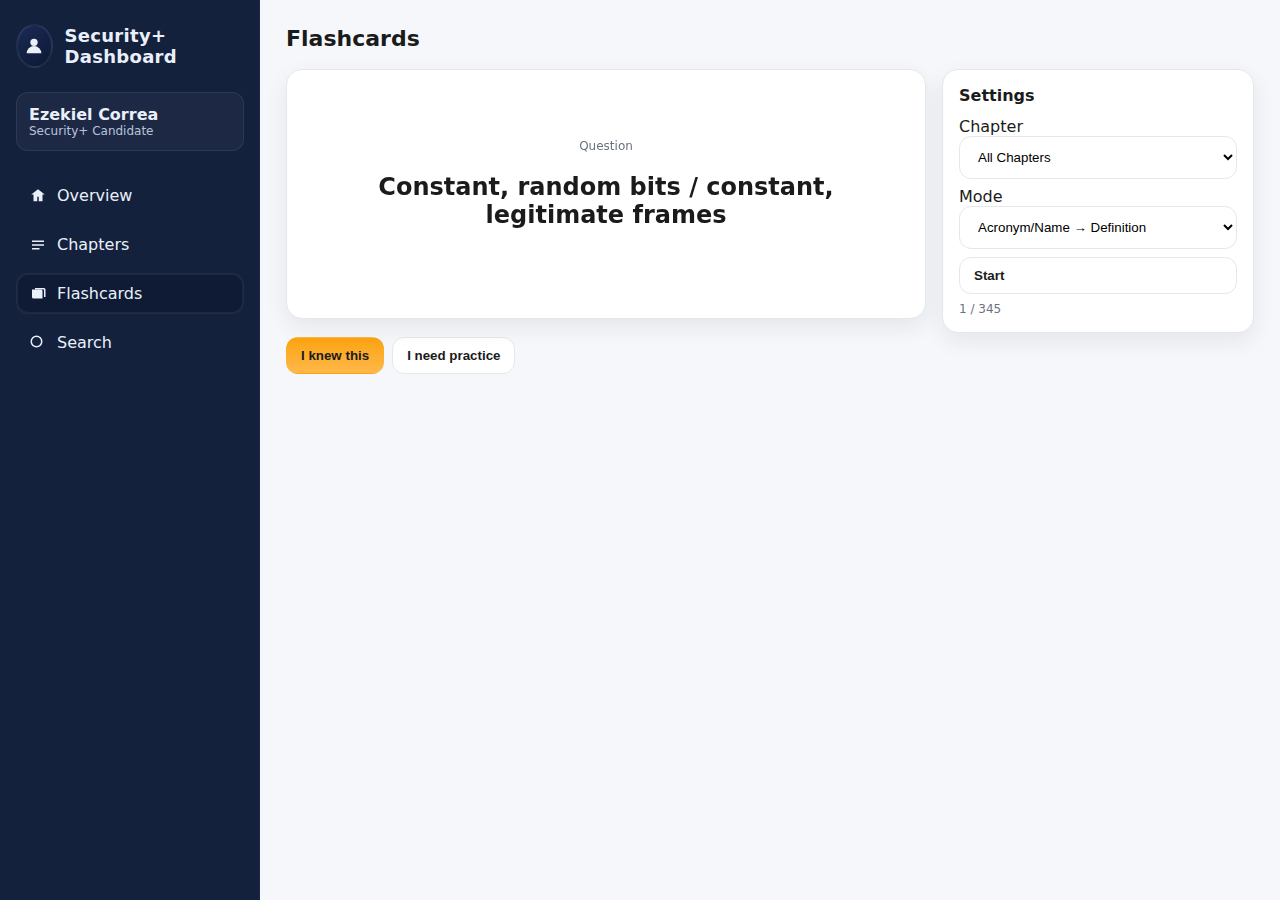
<file: flashcards.html>
<!DOCTYPE html>
<html lang="en">
<head>
  <meta charset="utf-8">
  <meta name="viewport" content="width=device-width, initial-scale=1">
  <title>Security+ Flashcards</title>
  <link rel="stylesheet" href="style.css">
  <style>
    /* --- Flip animation --- */
    .flip-container {
      perspective: 1000px;
      width: 100%;
      height: 250px;
      cursor: pointer;
    }
    .flipper {
      position: relative;
      width: 100%;
      height: 100%;
      transition: transform 0.8s;
      transform-style: preserve-3d;
    }
    .flip-container.flipped .flipper {
      transform: rotateY(180deg);
    }
    .front, .back {
      position: absolute;
      width: 100%;
      height: 100%;
      backface-visibility: hidden;
      border-radius: 16px;
      display: flex;
      flex-direction: column;
      justify-content: center;
      align-items: center;
      padding: 20px;
      background: #fff;
      box-shadow: var(--shadow);
      border: 1px solid var(--border);
      text-align: center;
    }
    .back {
      transform: rotateY(180deg);
    }
  </style>
</head>
<body>
  <aside class="sidebar">
    <div class="brand">
      <div class="logo">
        <svg viewBox="0 0 24 24" width="22" height="22"><circle cx="12" cy="8" r="4" fill="#eaf0fa"/><path d="M4 20a8 8 0 0 1 16 0" fill="#eaf0fa"/></svg>
      </div>
      <h1>Security+ Dashboard</h1>
    </div>
    <div class="profile">
      <div class="name">Ezekiel Correa</div>
      <div class="role">Security+ Candidate</div>
    </div>
    <nav class="nav">
      <a href="index.html"><svg viewBox="0 0 24 24"><path d="M12 3l9 7h-3v9h-5v-6H11v6H6v-9H3z"/></svg>Overview</a>
      <a href="chapters.html"><svg viewBox="0 0 24 24"><path d="M4 6h16v2H4zm0 5h16v2H4zm0 5h10v2H4z"/></svg>Chapters</a>
      <a class="active" href="flashcards.html"><svg viewBox="0 0 24 24"><path d="M4 6h12a2 2 0 0 1 2 2v10H6a2 2 0 0 1-2-2z"/><path d="M8 4h12a2 2 0 0 1 2 2v10h-2V6H8z"/></svg>Flashcards</a>
      <a href="search.html"><svg viewBox="0 0 24 24"><path d="M21 21l-4.35-4.35"/><circle cx="10" cy="10" r="7" stroke="#eaf0fa" stroke-width="2" fill="none"/></svg>Search</a>
    </nav>
  </aside>

  <main class="main">
    <div class="top"><h2>Flashcards</h2></div>

    <div class="grid">
      <div class="col-8">
        <div class="flip-container" id="flipContainer">
          <div class="flipper">
            <div class="front">
              <div class="small">Question</div>
              <h2 id="q"></h2>
            </div>
            <div class="back">
              <div class="small">Answer</div>
              <h2 id="a"></h2>
            </div>
          </div>
        </div>

        <div style="display:flex; gap:8px; margin-top:18px">
          <button class="btn primary" id="know" disabled>I knew this</button>
          <button class="btn" id="dont">I need practice</button>
        </div>
      </div>

      <div class="col-4">
        <div class="card">
          <h3 class="section-title">Settings</h3>
          <div style="display:grid; gap:8px">
            <label>Chapter
              <select class="input" id="ch">
                <option value="0">All Chapters</option>
                <option value="1">Chapter 1</option>
                <option value="2">Chapter 2</option>
                <option value="3">Chapter 3</option>
                <option value="4">Chapter 4</option>
                <option value="5">Chapter 5</option>
              </select>
            </label>
            <label>Mode
              <select class="input" id="mode">
                <option value="acronym">Acronym/Name → Definition</option>
                <option value="definition">Definition → Name</option>
              </select>
            </label>
            <button class="btn" id="start">Start</button>
            <div class="small" id="stats">0 / 0</div>
          </div>
        </div>
      </div>
    </div>
  </main>

  <script type="module">
    import { loadAllData, createFlashcards } from './script.js';

    let ALL = [];
    let CARDS = [];
    let i = 0;

    const flipContainer = document.getElementById('flipContainer');
    const qEl = document.getElementById('q');
    const aEl = document.getElementById('a');
    const stats = document.getElementById('stats');
    const knowBtn = document.getElementById('know');
    const dontBtn = document.getElementById('dont');
    const chSel = document.getElementById('ch');
    const modeSel = document.getElementById('mode');
    const startBtn = document.getElementById('start');

    function updateStats(){ stats.textContent = `${Math.min(i+1, CARDS.length)} / ${CARDS.length}`; }

    function showCard(){
      flipContainer.classList.remove('flipped');
      if(i >= CARDS.length){
        qEl.textContent = "Session complete.";
        aEl.textContent = "";
        knowBtn.disabled = true;
        return;
      }
      const card = CARDS[i];
      qEl.textContent = card.question;
      aEl.textContent = card.answer;
      knowBtn.disabled = true;
      updateStats();
    }

    function start(){
      const ch = parseInt(chSel.value, 10) || 0;
      const mode = modeSel.value;
      let items = ALL;
      if(ch){ items = ALL.filter(x => x.Chapter === ch); }
      CARDS = createFlashcards(items, mode);
      i = 0;
      showCard();
    }

    flipContainer.addEventListener('click', () => {
      flipContainer.classList.toggle('flipped');
      knowBtn.disabled = false;
    });

    dontBtn.addEventListener('click', () => {
      if(i < CARDS.length){ CARDS.push(CARDS[i]); }
      i++;
      showCard();
    });

    knowBtn.addEventListener('click', () => {
      i++;
      showCard();
    });

    startBtn.addEventListener('click', start);

    document.addEventListener('keydown', (e) => {
      if(e.code === 'Space'){
        flipContainer.classList.toggle('flipped');
        knowBtn.disabled = false;
        e.preventDefault();
      }
    });

    (async function init(){
      ALL = await loadAllData();
      start();
    })();
  </script>
</body>
</html>
</file>
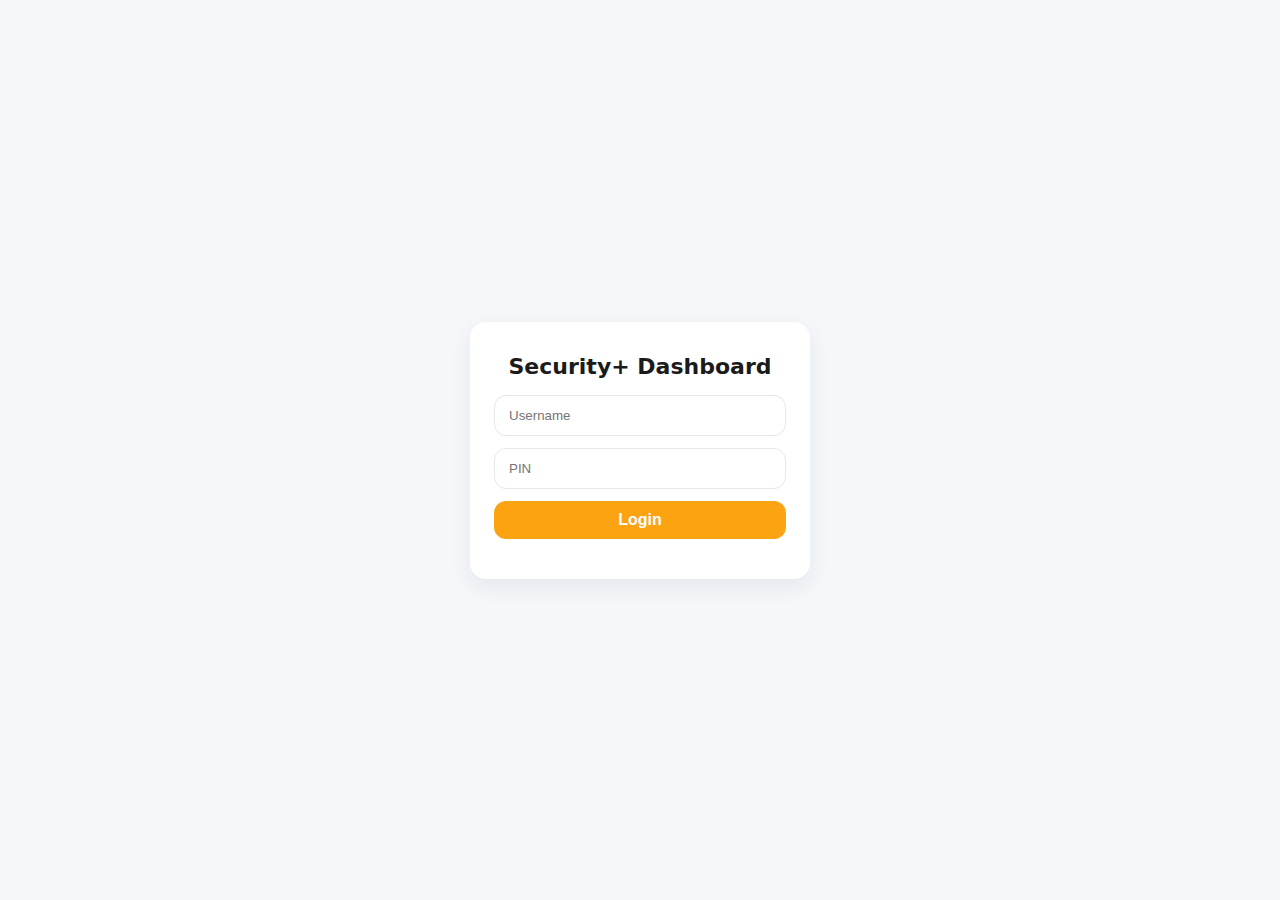
<file: login.html>
<!DOCTYPE html>
<html lang="en">
<head>
  <meta charset="utf-8">
  <meta name="viewport" content="width=device-width, initial-scale=1">
  <title>Login - Security+ Dashboard</title>
  <link rel="stylesheet" href="style.css">
  <style>
    body {
      background: var(--bg);
      display: flex;
      align-items: center;
      justify-content: center;
      height: 100vh;
      font-family: Inter, system-ui;
    }
    .login-card {
      background: #fff;
      border-radius: 16px;
      box-shadow: var(--shadow);
      padding: 32px 24px;
      width: 340px;
      text-align: center;
    }
    .login-card h1 {
      margin: 0 0 16px;
      font-size: 22px;
      font-weight: 800;
    }
    .input {
      width: 100%;
      margin-bottom: 12px;
      padding: 12px 14px;
      border-radius: 12px;
      border: 1px solid var(--border);
    }
    .btn {
      width: 100%;
      justify-content: center;
      background: var(--accent);
      border: none;
      color: #fff;
      font-size: 16px;
    }
    .error {
      color: #e11d48;
      font-size: 13px;
      margin-top: 8px;
    }
  </style>
</head>
<body>
  <div class="login-card">
    <h1>Security+ Dashboard</h1>
    <input type="text" id="username" class="input" placeholder="Username">
    <input type="password" id="pin" class="input" placeholder="PIN">
    <button class="btn" id="loginBtn">Login</button>
    <div class="error" id="errorMsg"></div>
  </div>

  <script>
    const USERS = {
      "Ezekiel Correa": "8290",
      "Guest": "1234"
    };

    const btn = document.getElementById("loginBtn");
    const err = document.getElementById("errorMsg");

    btn.addEventListener("click", () => {
      const u = document.getElementById("username").value.trim();
      const p = document.getElementById("pin").value.trim();

      if (USERS[u] && USERS[u] === p) {
        localStorage.setItem("securityplus_user", u);
        window.location.href = "index.html";
      } else {
        err.textContent = "Invalid username or PIN.";
      }
    });
  </script>
</body>
</html>
</file>
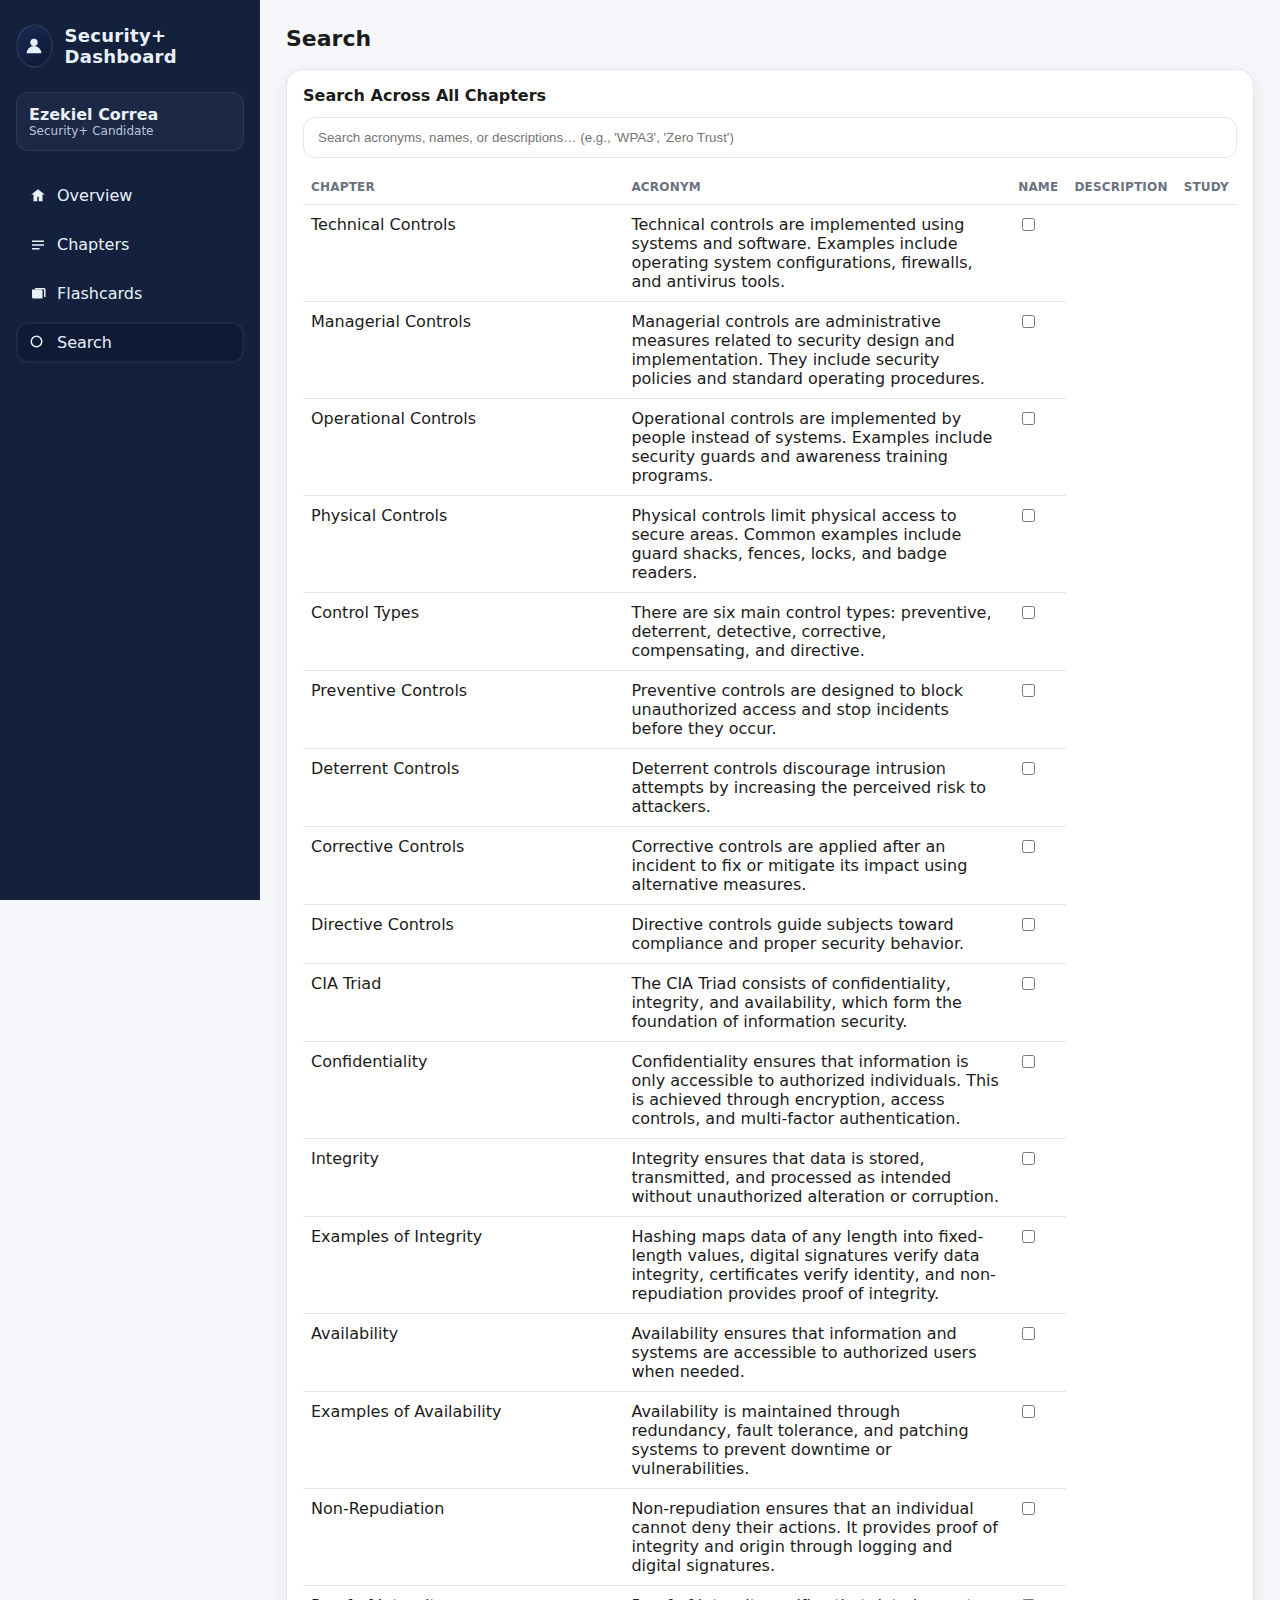
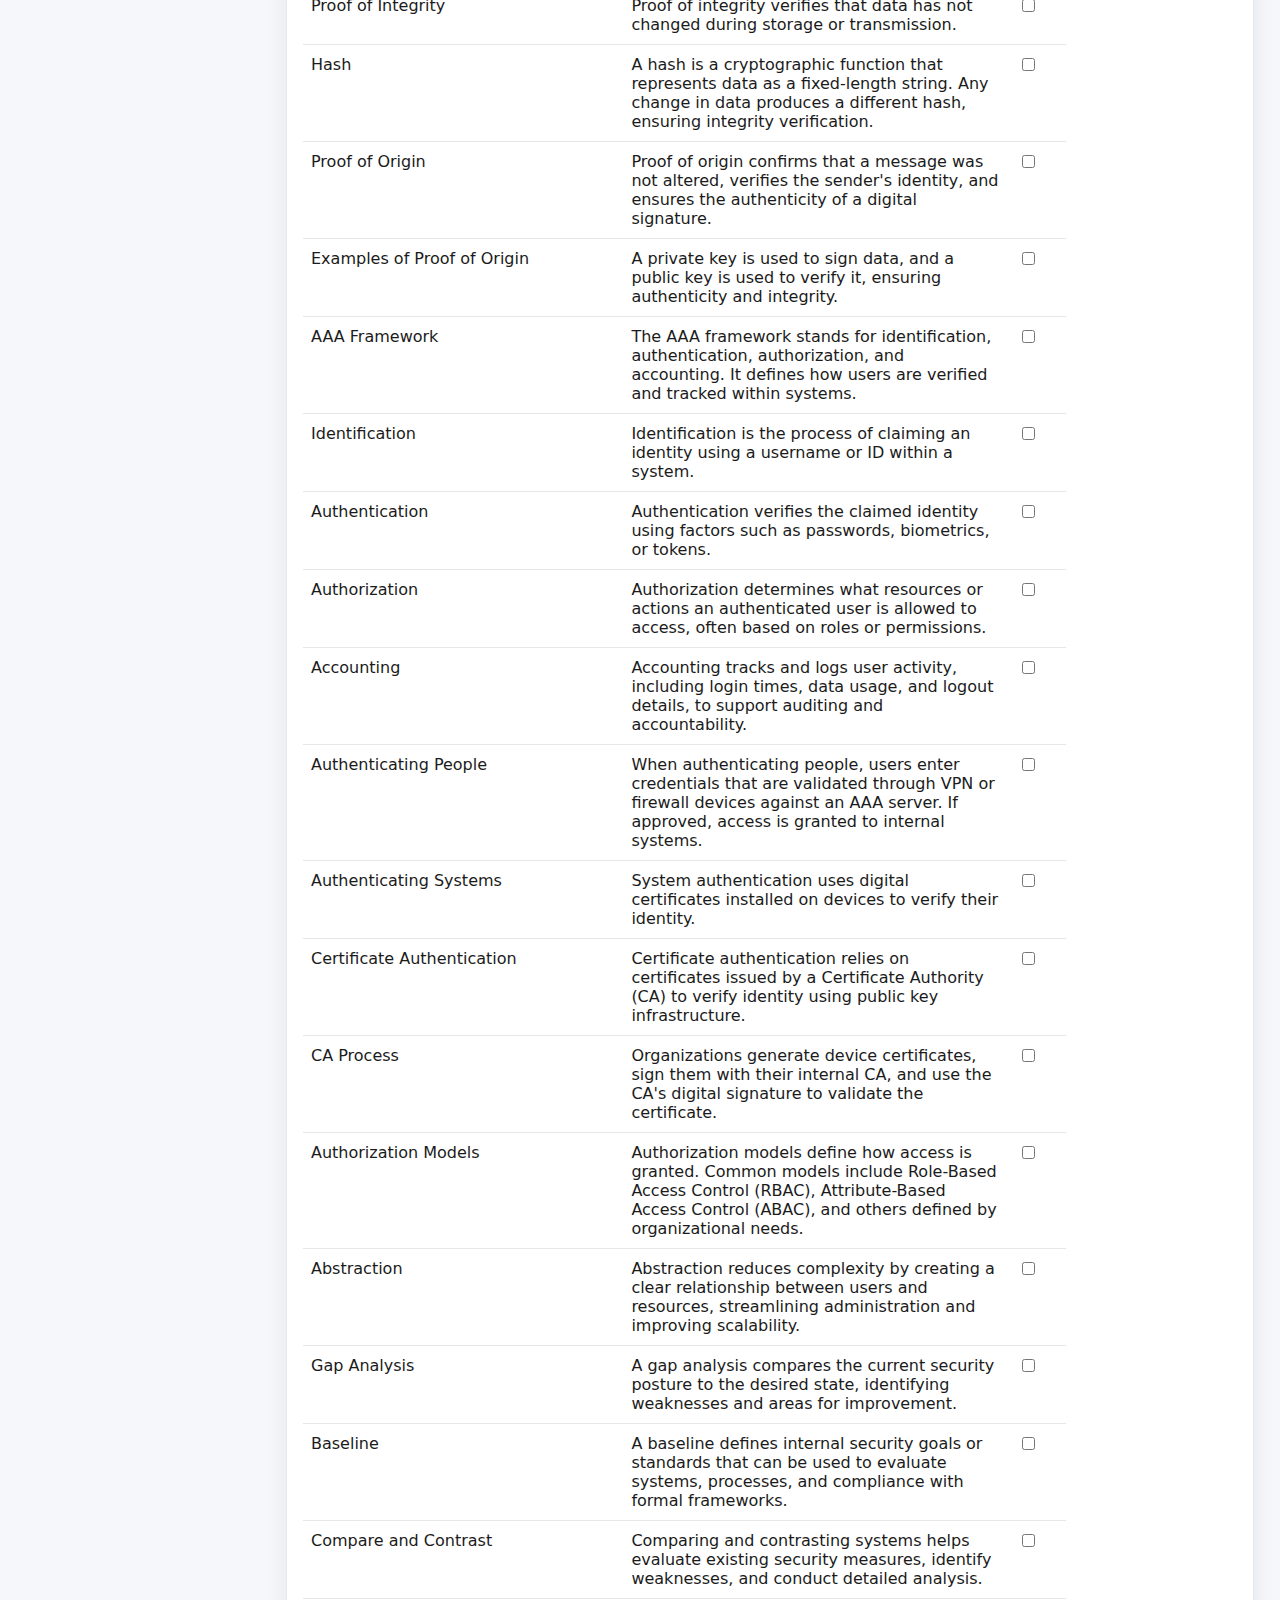
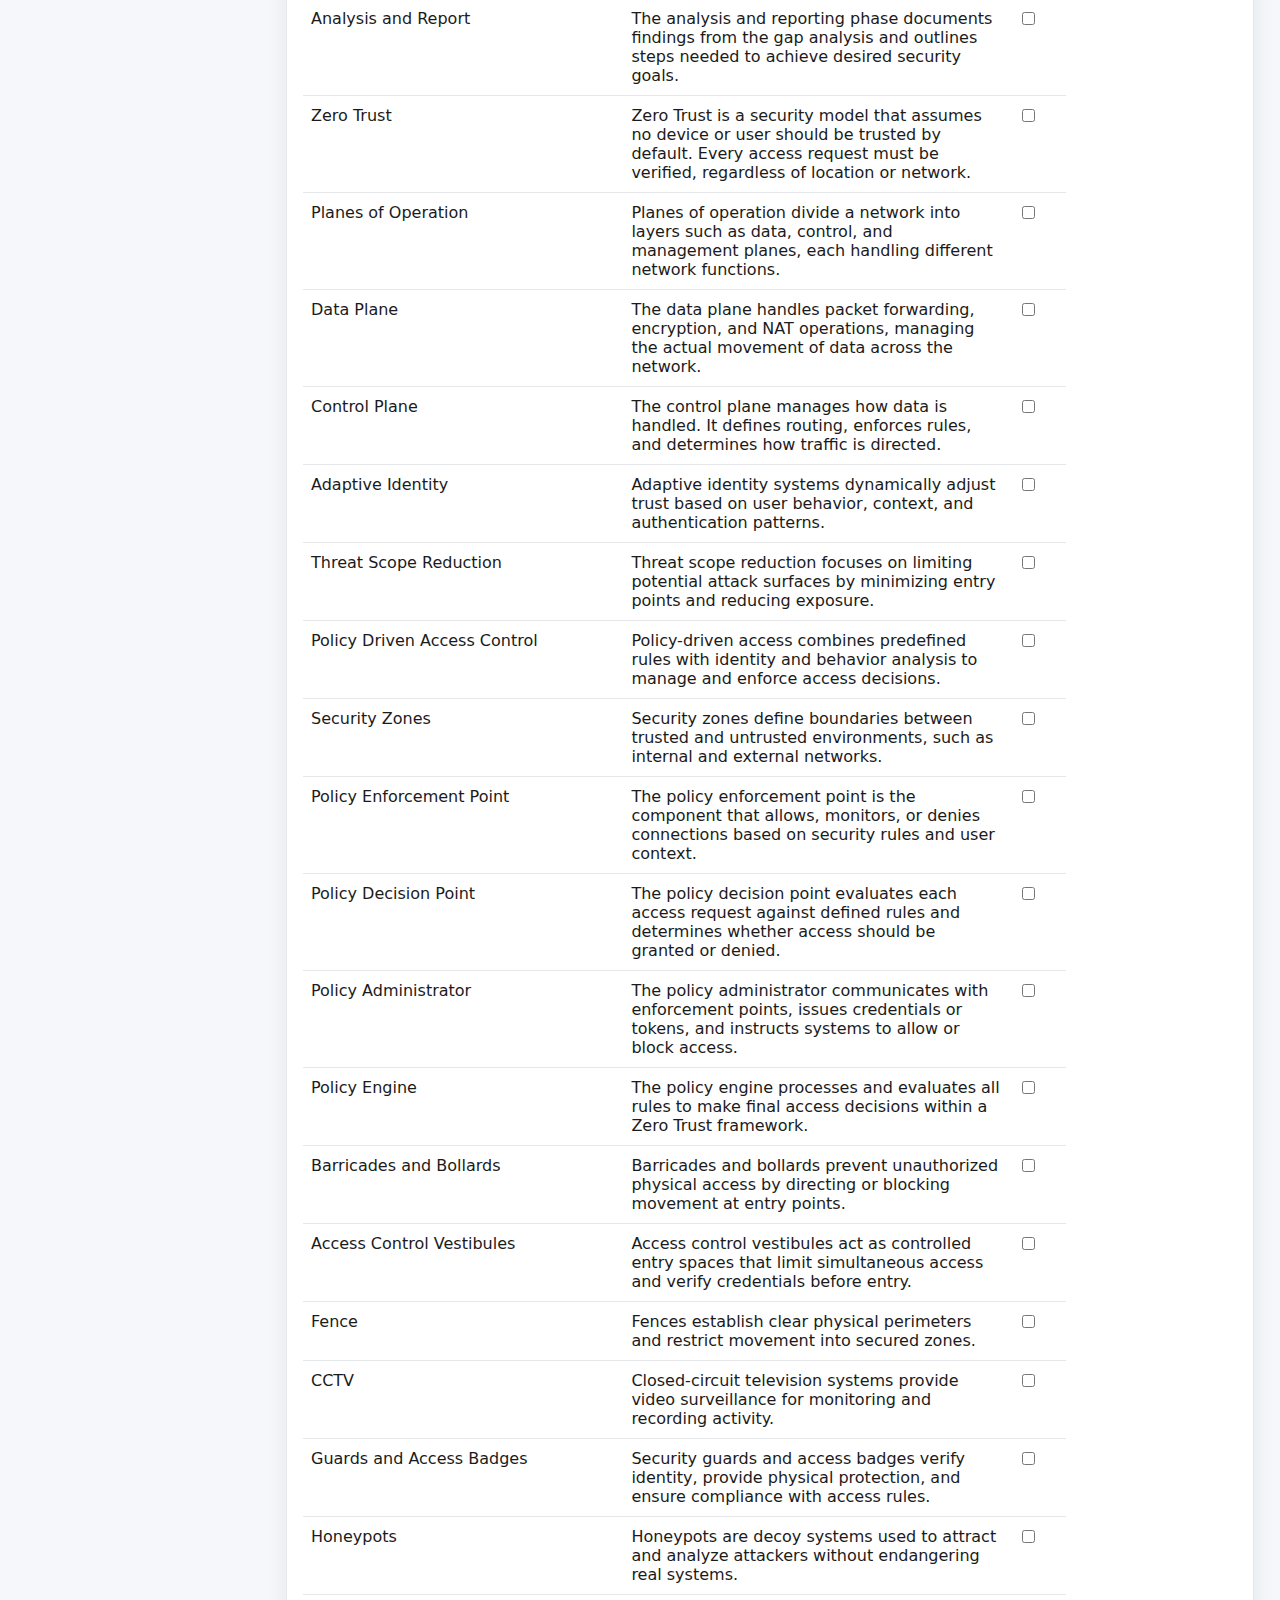
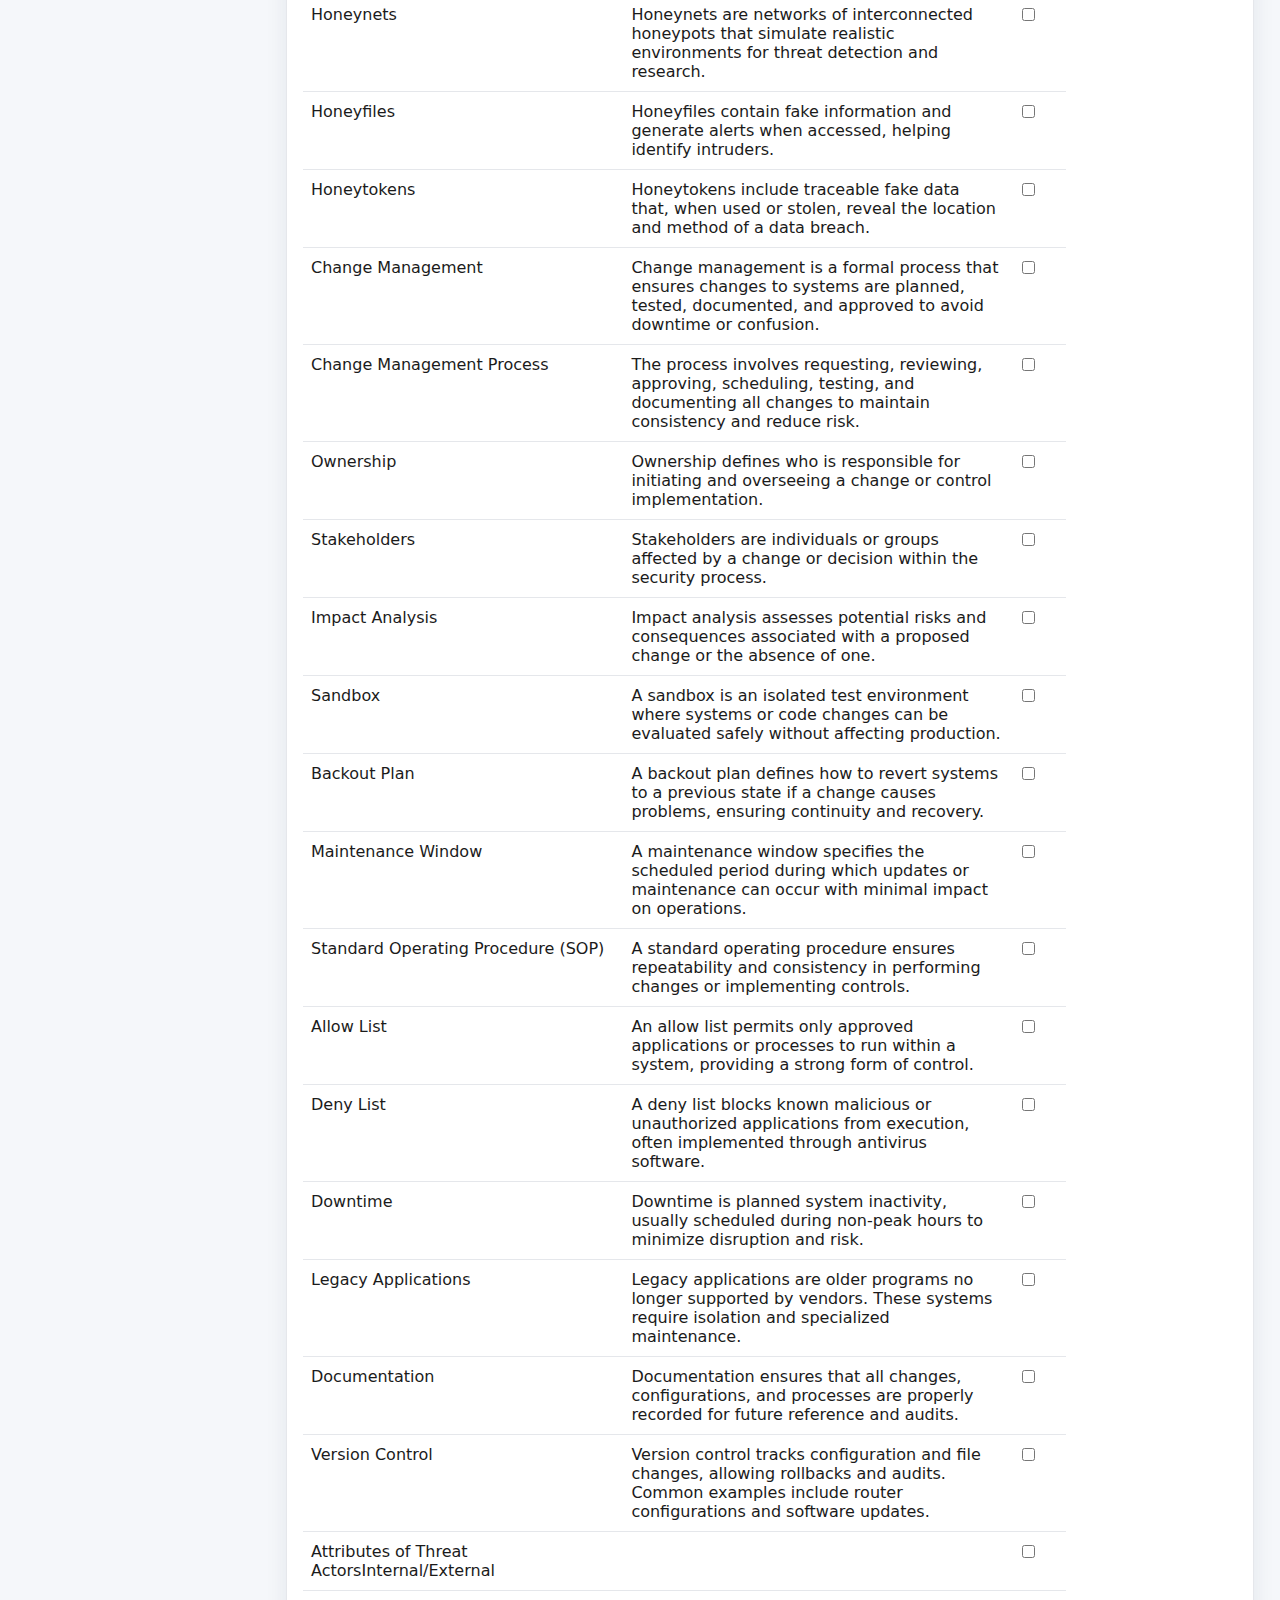
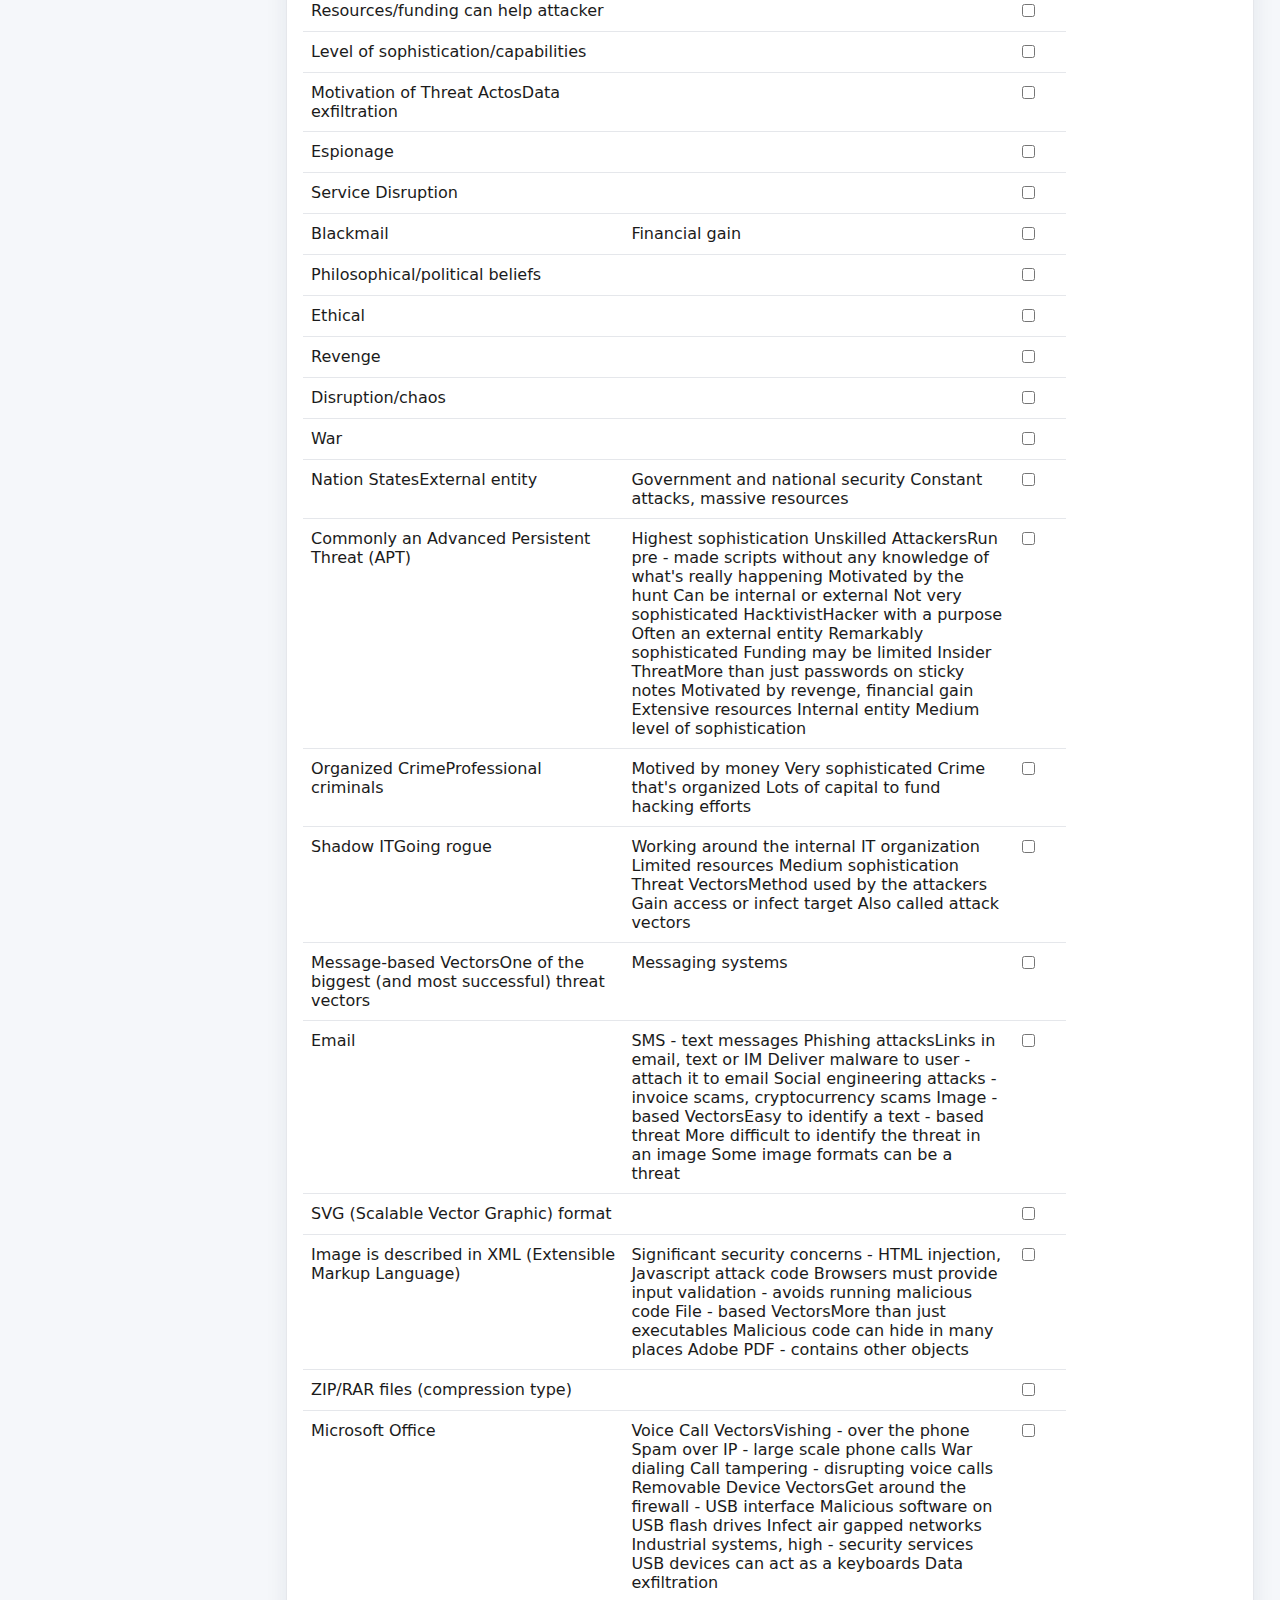
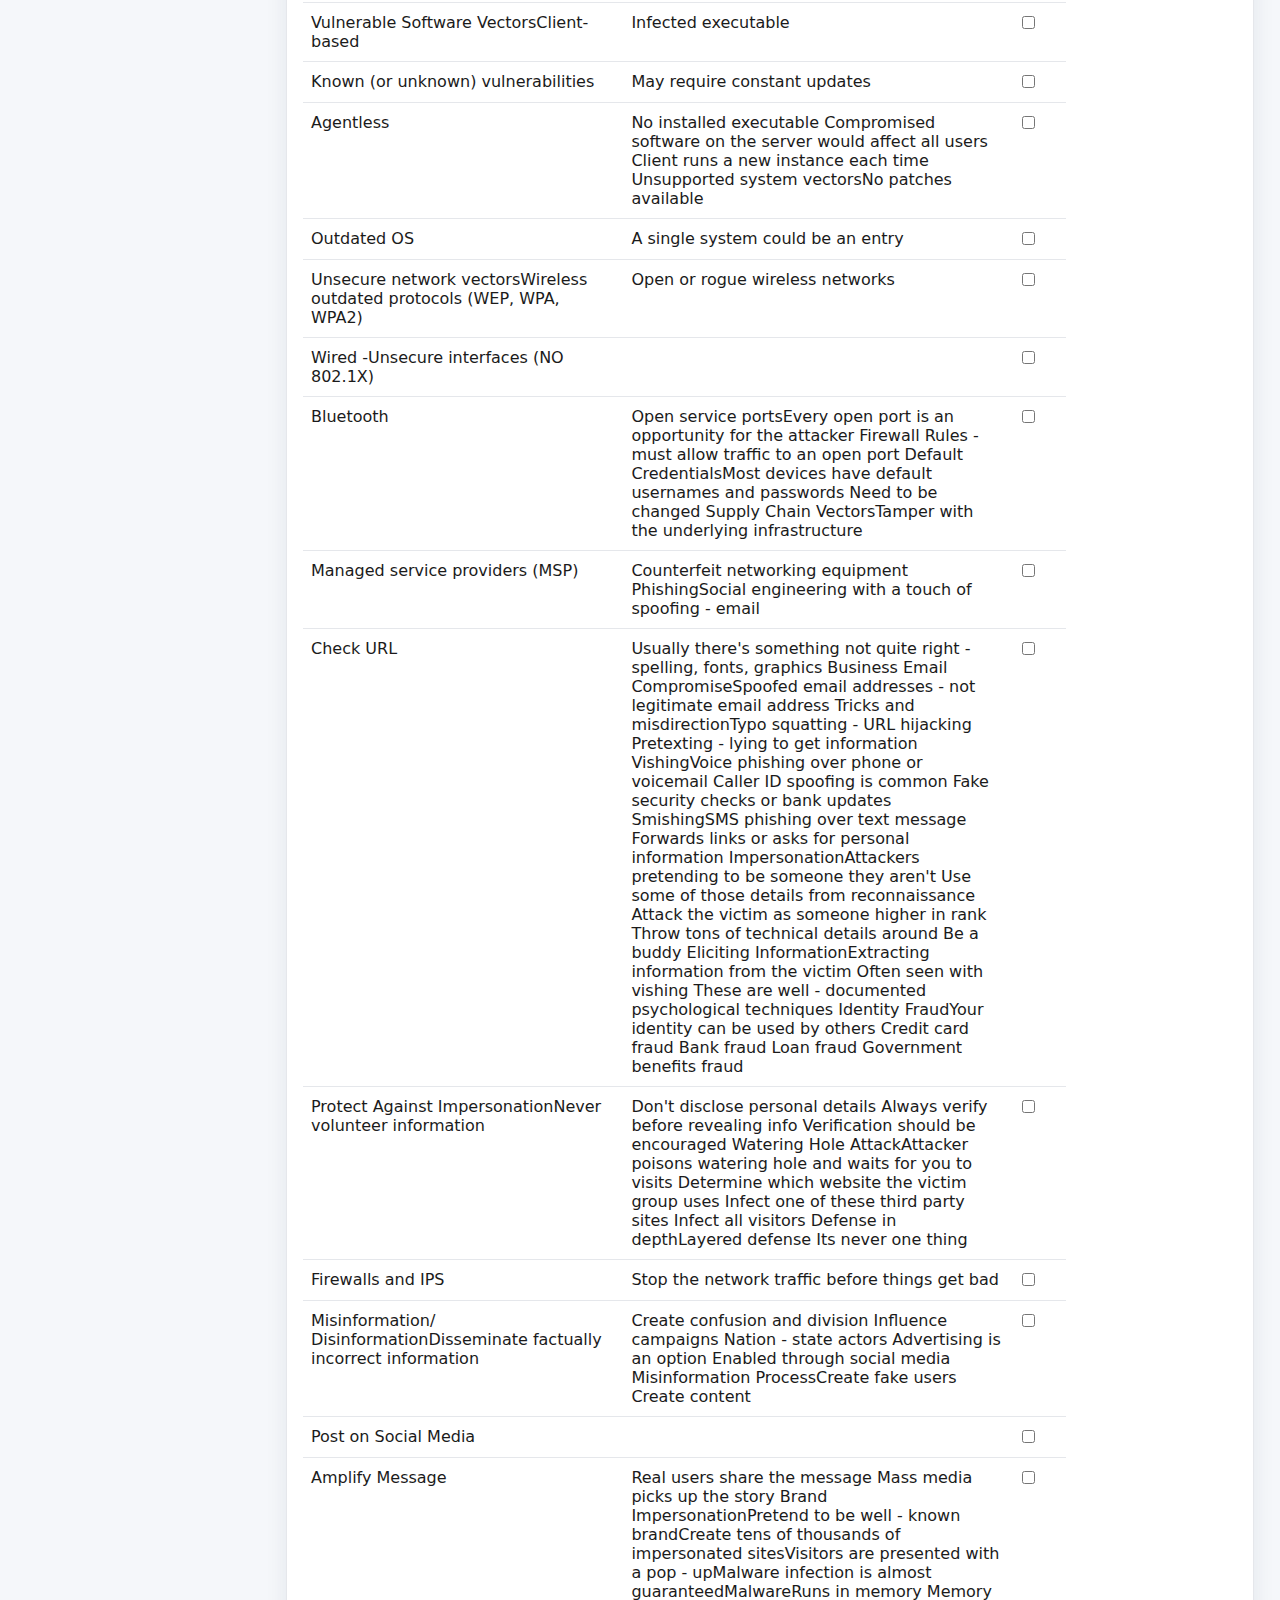
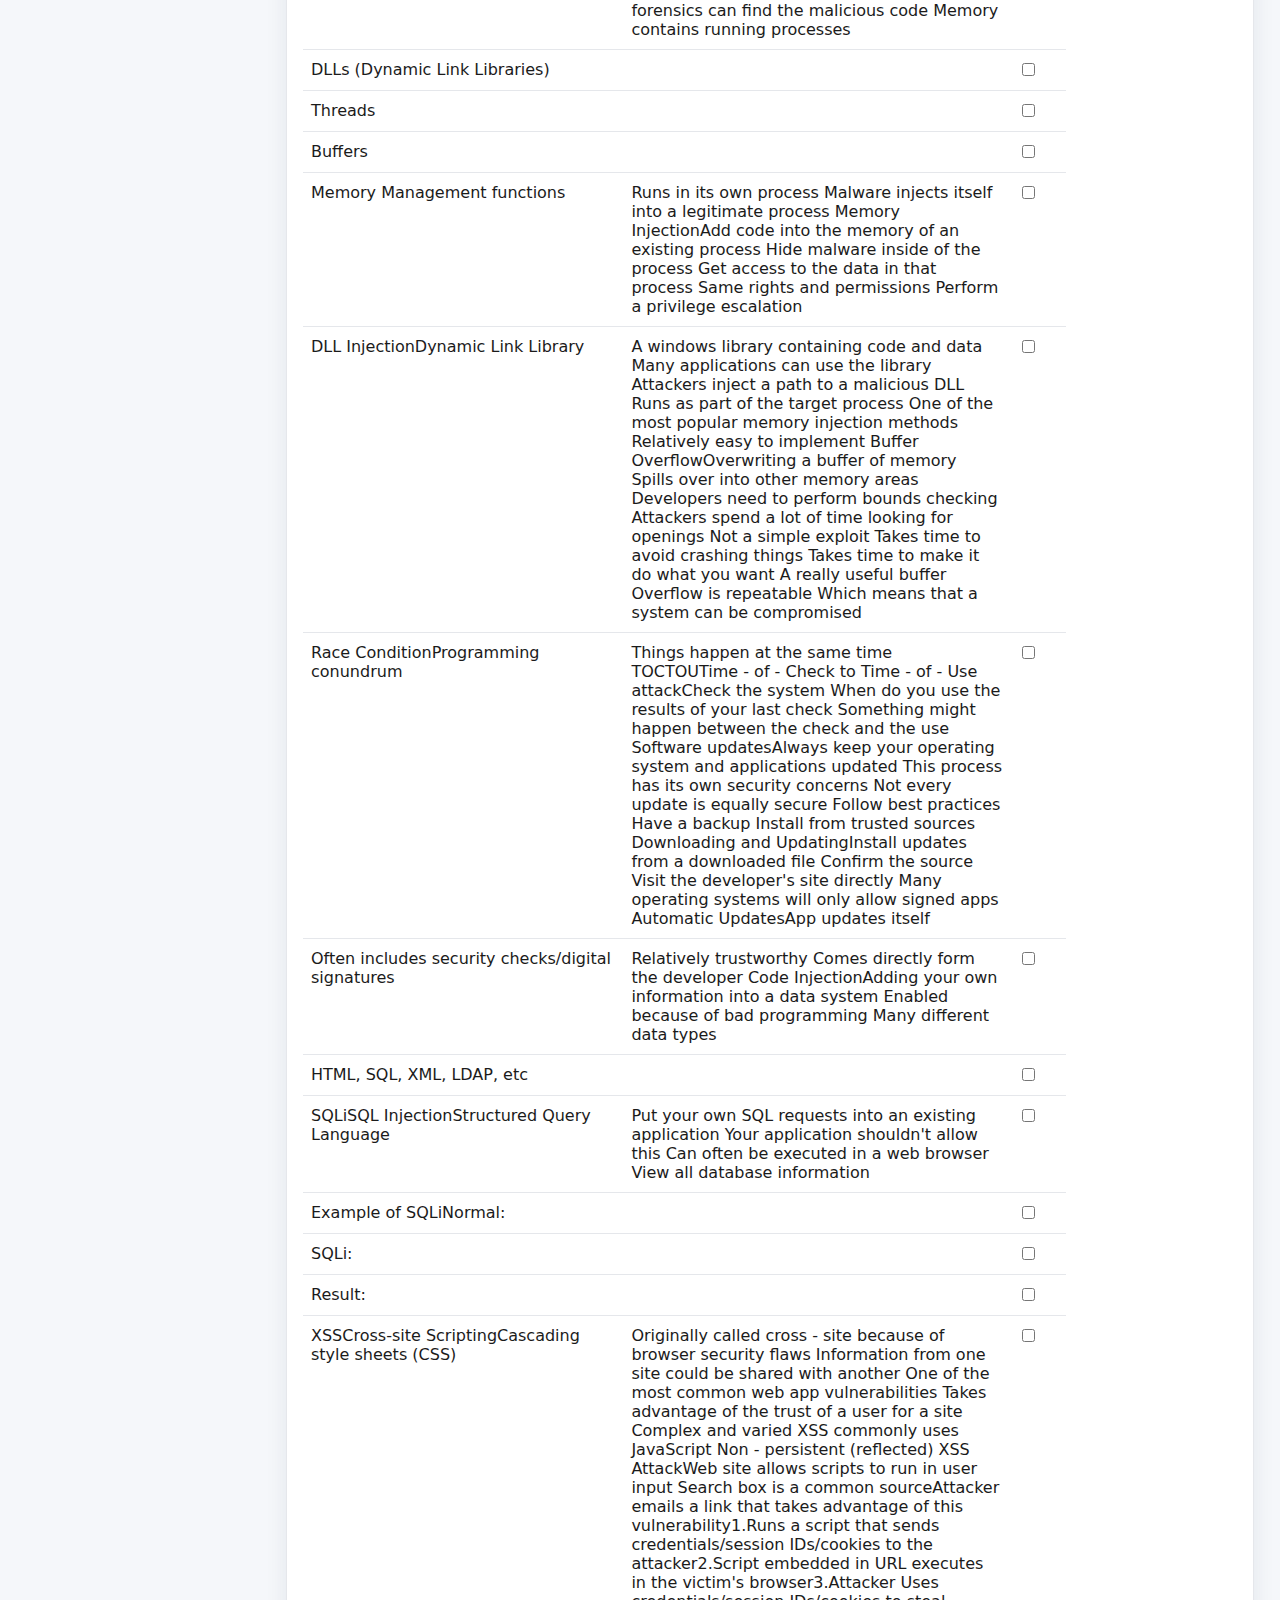
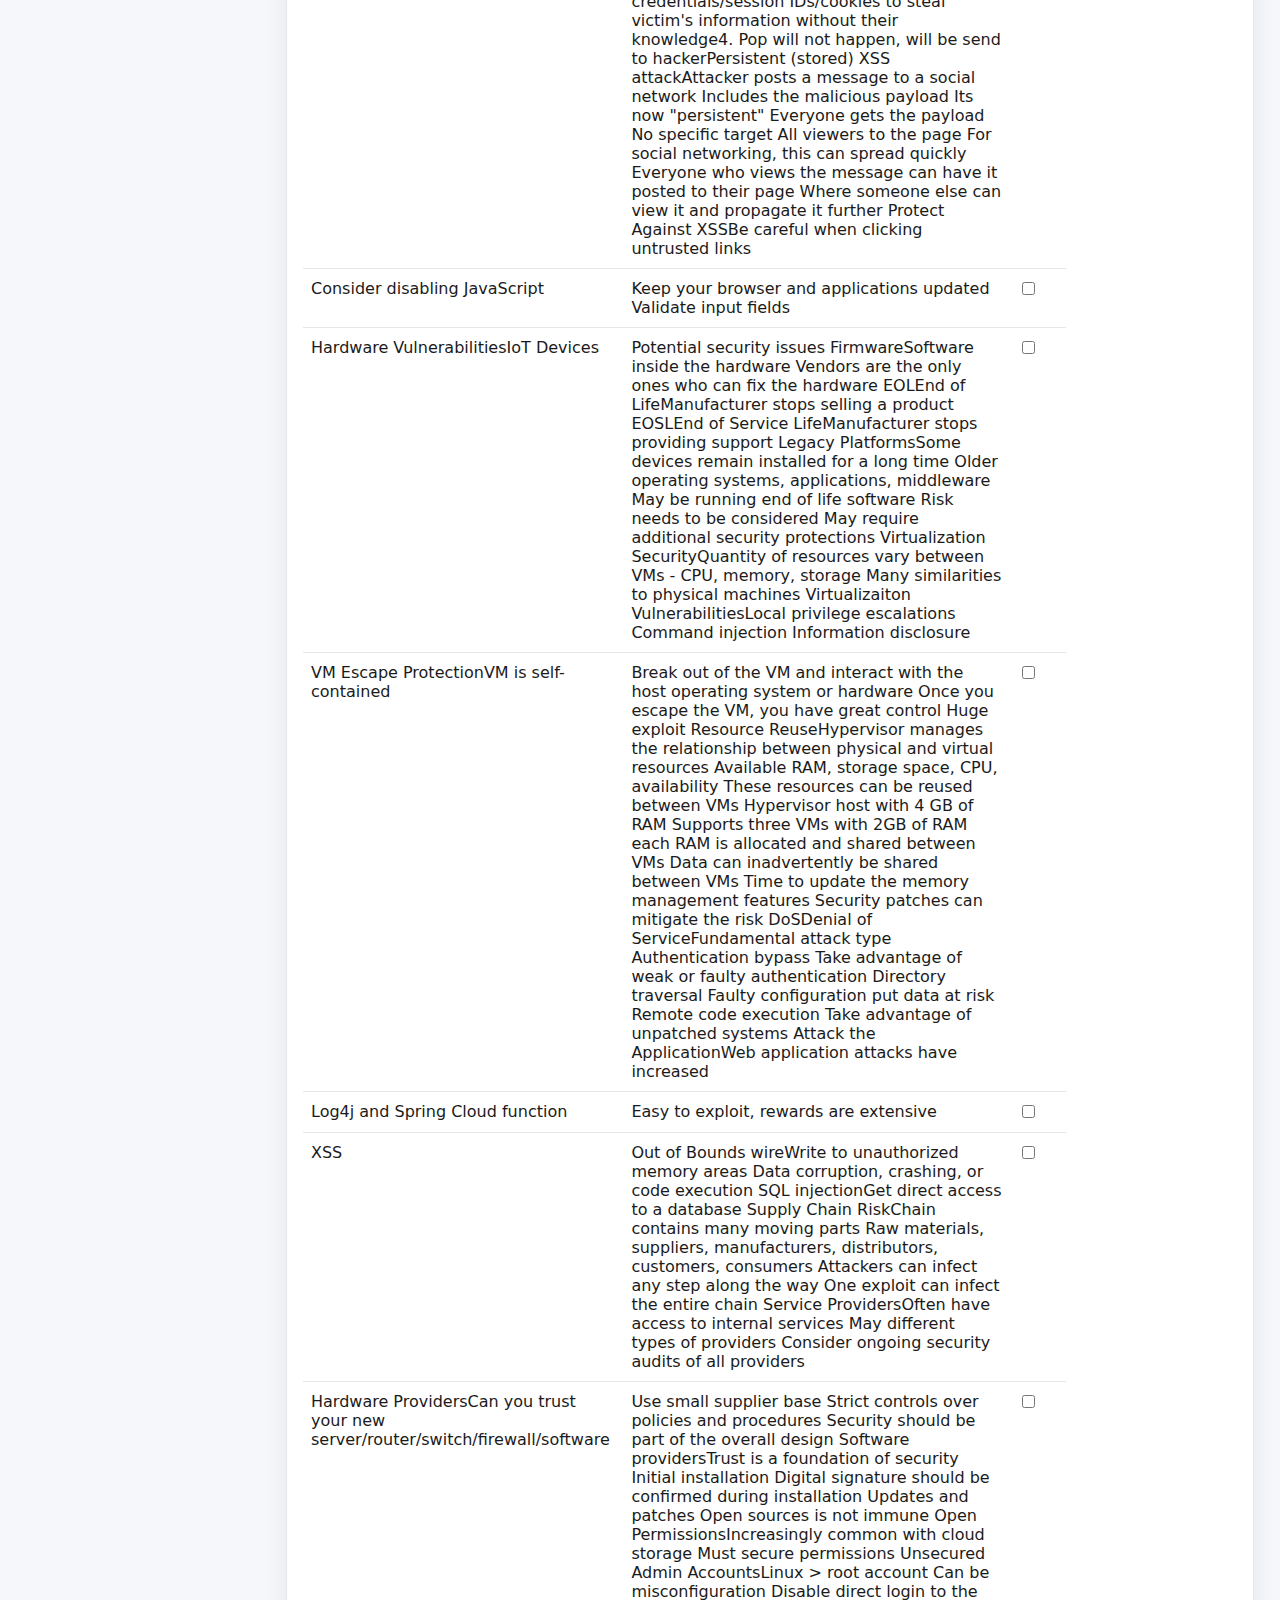
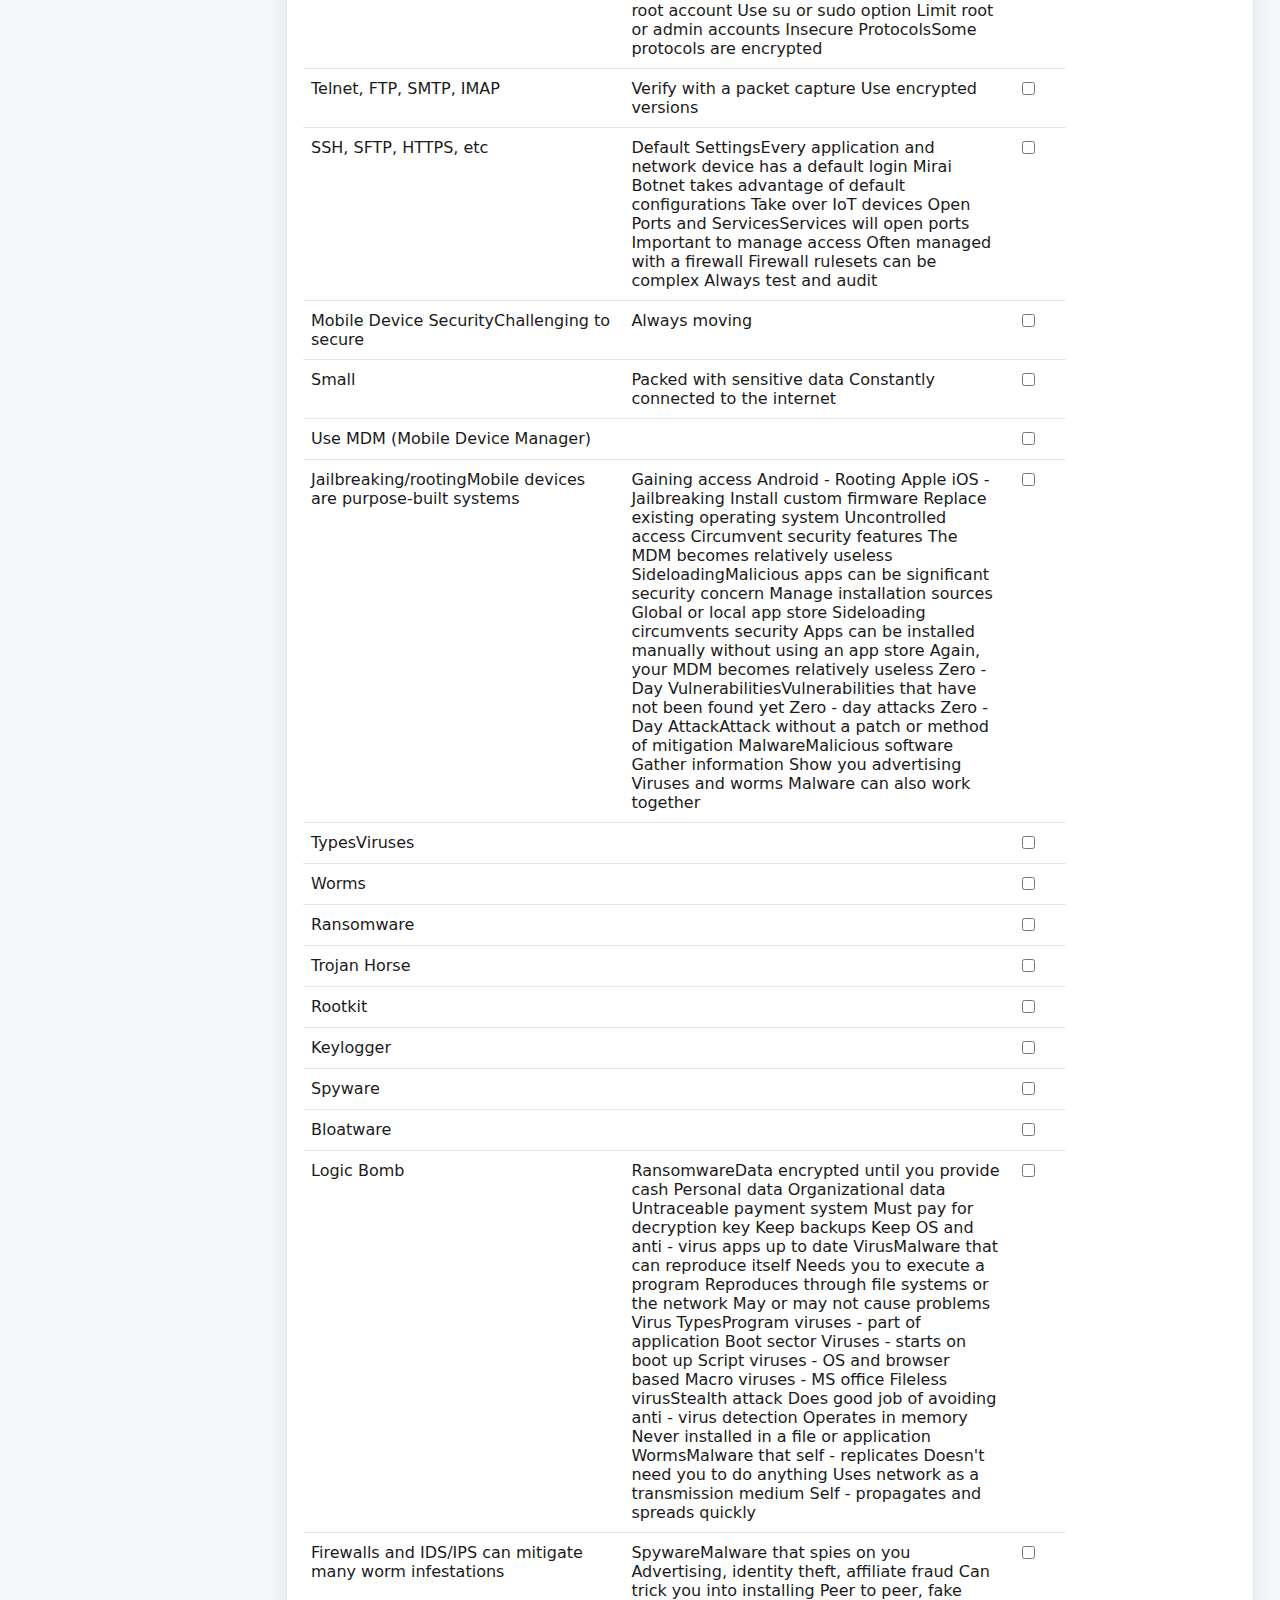
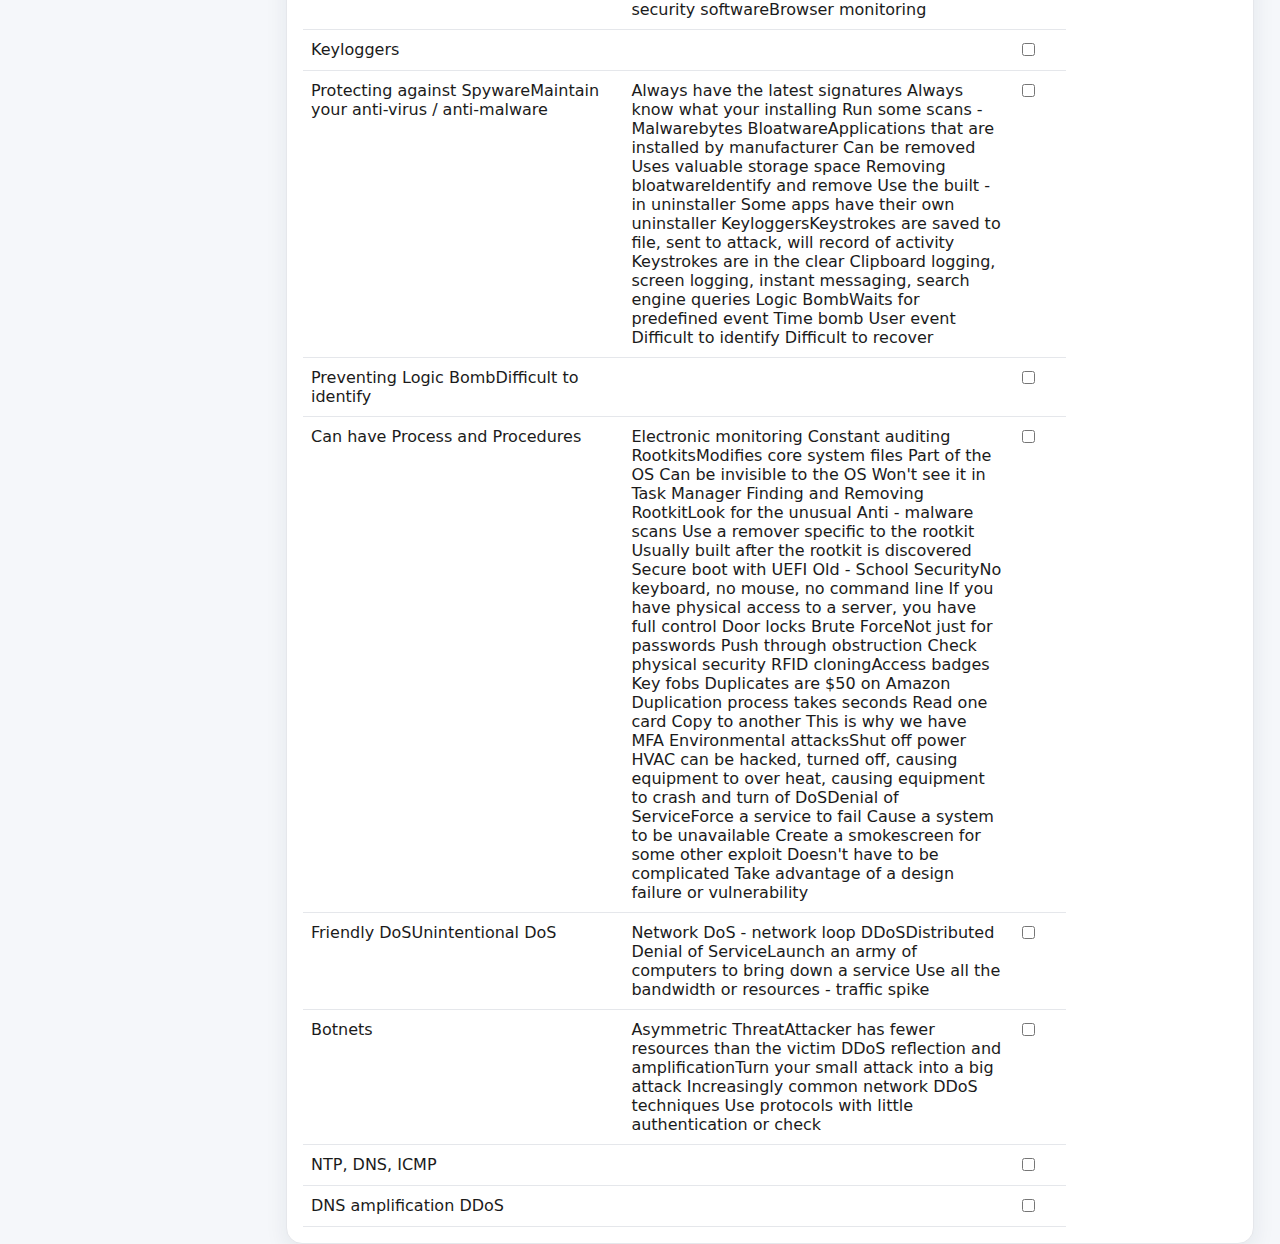
<file: search.html>
<!DOCTYPE html>
<html lang="en">
<head>
  <meta charset="utf-8">
  <meta name="viewport" content="width=device-width, initial-scale=1">
  <title>Search</title>
  <link rel="stylesheet" href="style.css">
</head>
<body>
  <aside class="sidebar">
    <div class="brand">
      <div class="logo">
        <svg viewBox="0 0 24 24" width="22" height="22"><circle cx="12" cy="8" r="4" fill="#eaf0fa"/><path d="M4 20a8 8 0 0 1 16 0" fill="#eaf0fa"/></svg>
      </div>
      <h1>Security+ Dashboard</h1>
    </div>
    <div class="profile">
      <div class="name">Ezekiel Correa</div>
      <div class="role">Security+ Candidate</div>
    </div>
    <nav class="nav">
      <a href="index.html"><svg viewBox="0 0 24 24"><path d="M12 3l9 7h-3v9h-5v-6H11v6H6v-9H3z"/></svg>Overview</a>
      <a href="chapters.html"><svg viewBox="0 0 24 24"><path d="M4 6h16v2H4zm0 5h16v2H4zm0 5h10v2H4z"/></svg>Chapters</a>
      <a href="flashcards.html"><svg viewBox="0 0 24 24"><path d="M4 6h12a2 2 0 0 1 2 2v10H6a2 2 0 0 1-2-2z"/><path d="M8 4h12a2 2 0 0 1 2 2v10h-2V6H8z"/></svg>Flashcards</a>
      <a class="active" href="search.html"><svg viewBox="0 0 24 24"><path d="M21 21l-4.35-4.35"/><circle cx="10" cy="10" r="7" stroke="#eaf0fa" stroke-width="2" fill="none"/></svg>Search</a>
    </nav>
  </aside>

  <main class="main">
    <div class="top"><h2>Search</h2></div>

    <div class="card">
      <h3 class="section-title">Search Across All Chapters</h3>
      <input class="input" id="search" placeholder="Search acronyms, names, or descriptions… (e.g., 'WPA3', 'Zero Trust')">
      <div style="margin-top:12px; overflow:auto">
        <table class="table">
          <thead>
            <tr>
              <th>Chapter</th><th>Acronym</th><th>Name</th><th>Description</th><th>Study</th>
            </tr>
          </thead>
          <tbody id="searchResults"></tbody>
        </table>
      </div>
    </div>
  </main>

  <script type="module">
    import { loadAllData, filterItems, renderItemsTable } from './script.js';

    let ALL_ITEMS = [];

    (async function init(){
      ALL_ITEMS = await loadAllData();
      const input = document.getElementById('search');
      const tbody = document.getElementById('searchResults');
      const render = () => {
        const q = input.value;
        const list = filterItems(ALL_ITEMS, q, 0).slice(0, 150);
        renderItemsTable(tbody, list);
      };
      input.addEventListener('input', render);
      render();
    })();
  </script>
</body>
</html>
</file>
<file: style.css>
:root{
  --bg:#f5f7fa;
  --sidebar:#14213d;         /* deep navy */
  --accent:#fca311;          /* orange */
  --text:#1b1b1b;
  --muted:#6b7280;
  --card:#ffffff;
  --border:#e5e7eb;
  --shadow: 0 8px 22px rgba(20,33,61,.08);
  --radius:16px;
}

*{box-sizing:border-box}
html,body{height:100%}
body{
  margin:0;
  font-family:Inter,system-ui,-apple-system,Segoe UI,Roboto,Ubuntu,Cantarell,"Helvetica Neue",Arial;
  background:var(--bg);
  color:var(--text);
  display:flex;
}

/* Sidebar */
.sidebar{
  width:260px;
  background:var(--sidebar);
  color:#eaf0fa;
  display:flex;
  flex-direction:column;
  padding:24px 16px;
  gap:24px;
  position:sticky; top:0; height:100vh;
  box-shadow: inset -1px 0 0 rgba(255,255,255,.04);
}
.brand{
  display:flex; align-items:center; gap:12px;
}
.brand .logo{
  width:44px; height:44px; border-radius:50%;
  background:linear-gradient(145deg,#1a2a55,#0e1834);
  display:grid; place-items:center;
  border:2px solid rgba(255,255,255,.08)
}
.brand h1{font-size:18px; margin:0; font-weight:800; letter-spacing:.3px}

.profile{
  background:rgba(255,255,255,.04);
  border:1px solid rgba(255,255,255,.08);
  border-radius:12px;
  padding:12px;
}
.profile .name{font-weight:700}
.profile .role{color:#b8c4dd; font-size:12px}

.nav{
  display:flex; flex-direction:column; gap:8px;
}
.nav a{
  display:flex; align-items:center; gap:10px;
  text-decoration:none;
  color:#eaf0fa;
  padding:10px 12px;
  border-radius:12px;
  border:1px solid transparent;
  transition:.15s ease-in-out;
}
.nav a:hover{ background:rgba(255,255,255,.06)}
.nav a.active{
  background:#0f1b35;
  border-color:rgba(255,255,255,.08);
  box-shadow: inset 0 0 0 1px rgba(255,255,255,.06);
}
.nav svg{width:18px;height:18px; fill:#eaf0fa}

/* Main */
.main{
  flex:1;
  padding:26px;
}

.top{
  display:flex; justify-content:space-between; align-items:center; gap:16px;
  margin-bottom:18px;
}
.top h2{margin:0; font-size:22px}

.grid{
  display:grid; gap:16px;
  grid-template-columns:repeat(12,1fr);
}
.col-12{grid-column:span 12}
.col-8{grid-column:span 8}
.col-6{grid-column:span 6}
.col-4{grid-column:span 4}
.col-3{grid-column:span 3}

@media (max-width:1100px){ .col-8,.col-6,.col-4,.col-3{grid-column:span 12} }

.card{
  background:var(--card);
  border:1px solid var(--border);
  border-radius:var(--radius);
  box-shadow:var(--shadow);
  padding:16px;
}

.kpis{
  display:grid; gap:16px;
  grid-template-columns:repeat(4,1fr);
}
.kpi{
  background:#fff;
  border:1px solid var(--border);
  border-radius:14px;
  padding:16px;
  box-shadow:var(--shadow);
}
.kpi .label{ color:var(--muted); font-size:12px}
.kpi .value{ font-size:22px; font-weight:800}

.section-title{ margin:0 0 12px; font-size:16px; font-weight:800}

/* Table / inputs */
.table{ width:100%; border-collapse:collapse }
.table th,.table td{
  padding:10px 8px; border-bottom:1px solid var(--border); text-align:left; vertical-align:top
}
.table th{ color:var(--muted); font-size:12px; text-transform:uppercase; letter-spacing:.2px }

.input{
  width:100%; padding:12px 14px; border-radius:12px;
  border:1px solid var(--border); outline:none; background:#fff;
}
.input:focus{ border-color:#c5ced9; box-shadow:0 0 0 3px rgba(20,33,61,.08) }

.btn{
  display:inline-flex; align-items:center; gap:8px;
  padding:10px 14px; border-radius:12px; border:1px solid var(--border);
  background:#fff; text-decoration:none; color:var(--text); cursor:pointer; font-weight:600;
}
.btn.primary{ background:linear-gradient(180deg,var(--accent),#ffb84a); border-color:transparent }

.tabs{ display:flex; gap:8px; flex-wrap:wrap }
.tab{ padding:8px 12px; border:1px solid var(--border); border-radius:999px; cursor:pointer; font-weight:600 }
.tab.active{ background:var(--accent); color:#1b1200; border-color:transparent }

/* Progress ring container */
.ring{
  width:240px; height:240px; display:grid; place-items:center; margin:auto
}

/* Helpers */
.small{ font-size:12px; color:var(--muted) }
hr.sep{ border:none; height:1px; background:var(--border); margin:12px 0 }
</file>
